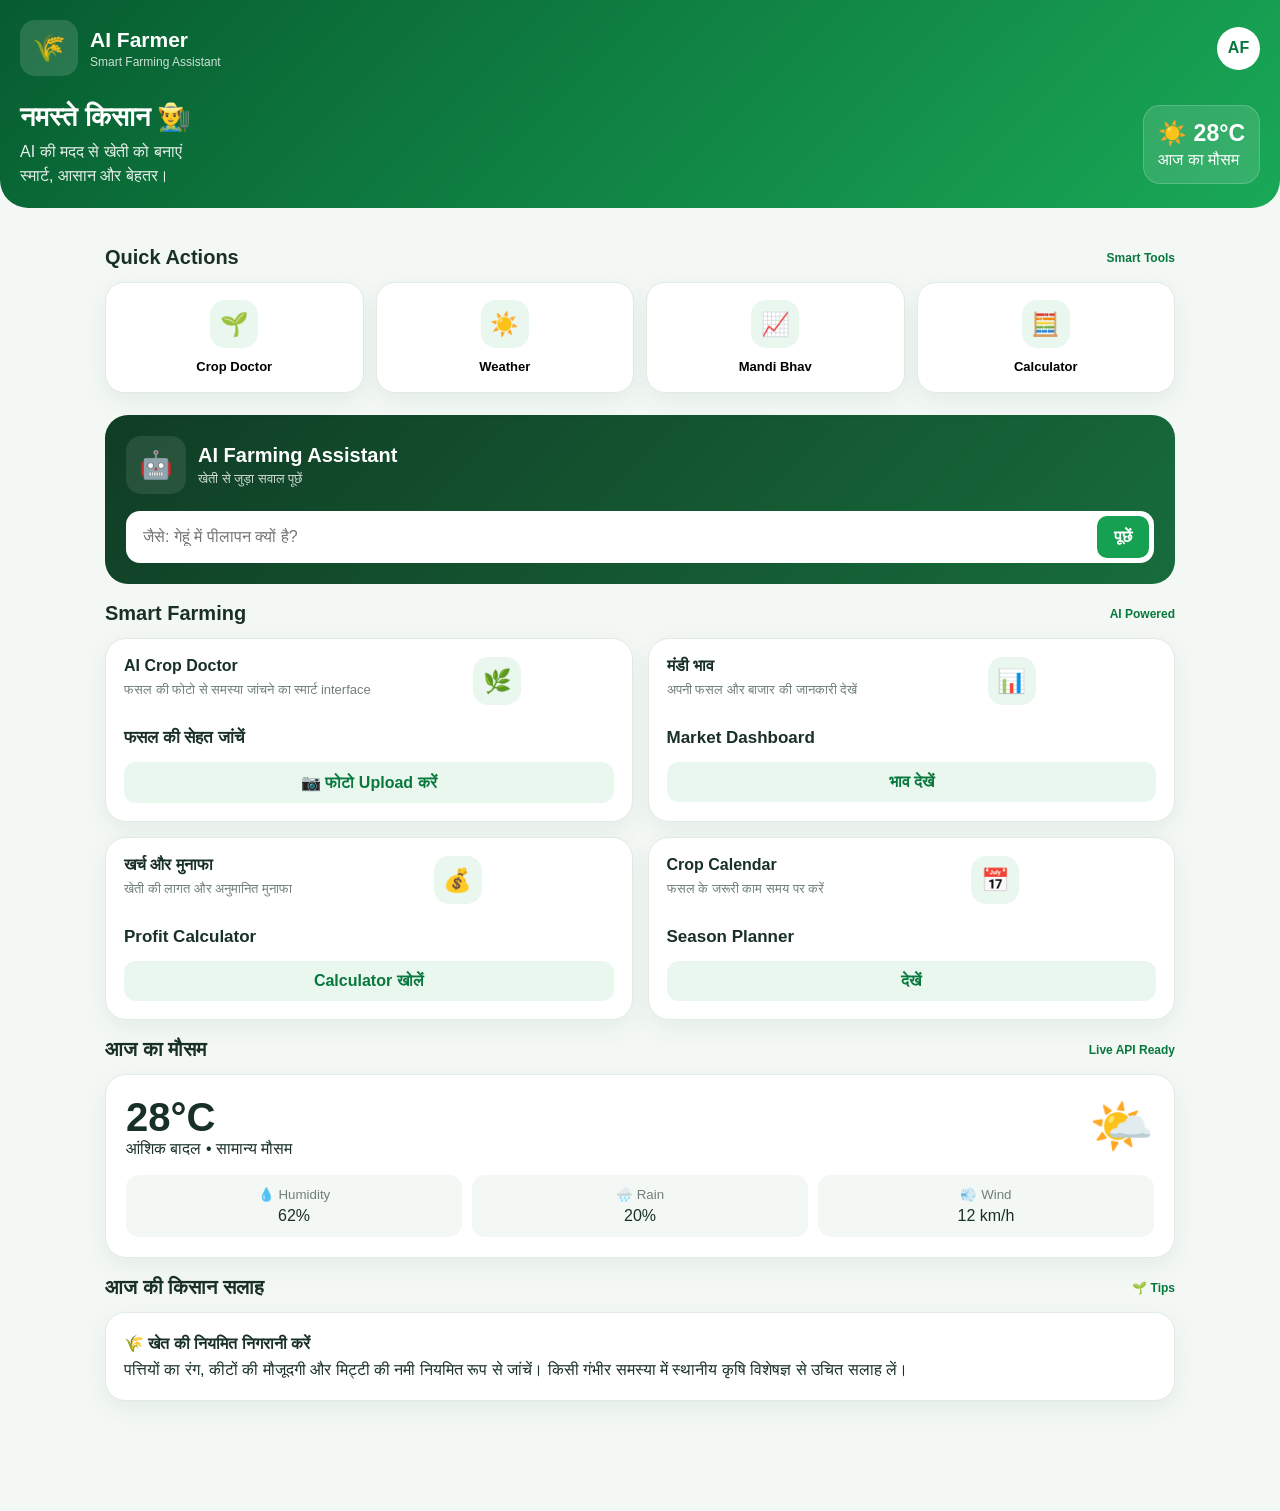
<file: index.html>
<!DOCTYPE html>
<html lang="hi">
<head>
<meta charset="UTF-8">
<meta name="viewport" content="width=device-width,initial-scale=1.0">
<meta name="theme-color" content="#08783d">
<meta name="description" content="AI Farmer - Smart Farming Assistant">
<meta http-equiv="Content-Security-Policy"
content="default-src 'self'; img-src 'self' data: blob: https:; style-src 'self' 'unsafe-inline'; script-src 'self' 'unsafe-inline'; connect-src 'self' https:;">
<title>AI Farmer | Smart Farming Assistant</title>

<style>
*{box-sizing:border-box;margin:0;padding:0;font-family:Arial,sans-serif}
:root{--g:#08783d;--g2:#16a052;--dark:#103322;--bg:#f3f8f4;--card:#fff;--text:#193026;--muted:#708078;--border:#e1ebe4}
body{background:var(--bg);color:var(--text);padding-bottom:90px}
button,input,select{font:inherit}
button{border:0;cursor:pointer}
.header{background:linear-gradient(135deg,#075c30,#19a957);color:white;padding:20px;border-radius:0 0 28px 28px}
.top{display:flex;justify-content:space-between;align-items:center}
.logo{display:flex;align-items:center;gap:12px}.logoIcon{font-size:27px;background:#ffffff22;padding:12px;border-radius:15px}
.logo h1{font-size:21px}.logo p{font-size:12px;opacity:.8;margin-top:3px}
.profile{width:43px;height:43px;border-radius:50%;background:#fff;color:var(--g);font-weight:bold}
.hero{display:flex;justify-content:space-between;align-items:center;gap:15px;margin-top:25px}
.hero h2{font-size:27px;margin-bottom:7px}.hero p{line-height:1.5;opacity:.9}
.tempMini{background:#ffffff20;border:1px solid #ffffff30;padding:14px;border-radius:17px}
.tempMini b{display:block;font-size:23px;margin-bottom:4px}
main{max-width:1100px;margin:auto;padding:20px 15px}
.title{display:flex;justify-content:space-between;align-items:center;margin:18px 0 13px}
.title h3{font-size:20px}.title span{font-size:12px;color:var(--g);font-weight:bold}
.quick{display:grid;grid-template-columns:repeat(4,1fr);gap:12px}
.quick button,.card{background:var(--card);border:1px solid var(--border);box-shadow:0 8px 25px #164b2810}
.quick button{padding:17px 8px;border-radius:19px;text-align:center;transition:.2s}
.quick button:hover{transform:translateY(-3px)}
.qicon,.cicon{width:48px;height:48px;background:#eaf7ef;border-radius:15px;display:grid;place-items:center;font-size:23px;margin:auto auto 9px}
.quick b{font-size:13px}
.ai{background:linear-gradient(135deg,#103d25,#176c3c);color:white;padding:21px;border-radius:23px;margin-top:22px}
.aiHead{display:flex;gap:12px;align-items:center}.aiIcon{font-size:27px;background:#ffffff18;padding:13px;border-radius:15px}
.ai h3{font-size:20px}.ai p{font-size:13px;opacity:.8;margin-top:4px}
.aiInput{display:flex;background:#fff;padding:5px;border-radius:14px;margin-top:17px}
.aiInput input{border:0;outline:0;padding:12px;flex:1;min-width:0}.aiInput button{background:var(--g2);color:#fff;border-radius:10px;padding:0 17px;font-weight:bold}
.aiAnswer{display:none;background:#ffffff14;margin-top:13px;padding:13px;border-radius:13px;line-height:1.5;font-size:13px}
.cards{display:grid;grid-template-columns:repeat(2,1fr);gap:15px}
.card{padding:18px;border-radius:21px}.cardTop{display:flex;justify-content:space-between;gap:10px}
.card h4{margin-top:14px;font-size:17px}.card p{color:var(--muted);font-size:13px;line-height:1.5;margin-top:5px}
.action{width:100%;margin-top:14px;padding:11px;border-radius:12px;background:#eaf7ef;color:var(--g);font-weight:bold}
.weather{padding:20px;background:white;border:1px solid var(--border);border-radius:21px;box-shadow:0 8px 25px #164b2810}
.weatherMain{display:flex;justify-content:space-between;align-items:center}.bigTemp{font-size:40px;font-weight:bold}
.weatherGrid{display:grid;grid-template-columns:repeat(3,1fr);gap:10px;margin-top:17px}
.weatherItem{background:#f4f8f5;padding:12px;border-radius:13px;text-align:center}.weatherItem small{display:block;color:var(--muted);margin-bottom:5px}
.advice{background:#fff;border:1px solid var(--border);padding:18px;border-radius:20px;line-height:1.6;box-shadow:0 8px 25px #164b2810}
.bottom{position:fixed;z-index:20;bottom:10px;left:50%;transform:translateX(-50%);width:min(600px,94%);background:#fffffff5;backdrop-filter:blur(14px);border:1px solid var(--border);border-radius:21px;padding:7px;display:grid;grid-template-columns:repeat(4,1fr);box-shadow:0 10px 35px #0002}
.nav{background:none;color:#718078;border-radius:14px;padding:7px;font-size:11px}.nav.active{background:#eaf7ef;color:var(--g);font-weight:bold}.nav i{display:block;font-style:normal;font-size:20px;margin-bottom:3px}
.modal{position:fixed;inset:0;background:#0009;display:none;align-items:flex-end;z-index:50}.modal.show{display:flex}
.box{background:#fff;width:min(650px,100%);max-height:90vh;overflow:auto;padding:22px;border-radius:26px 26px 0 0}
.modalHead{display:flex;justify-content:space-between;align-items:center;margin-bottom:18px}.close{width:38px;height:38px;border-radius:50%;background:#edf2ee}
label{font-size:13px;font-weight:bold;display:block;margin-bottom:6px}
input,select{width:100%;padding:13px;border:1px solid var(--border);border-radius:12px;outline:none}
.field{margin-bottom:14px}.primary{width:100%;background:var(--g);color:white;padding:13px;border-radius:13px;font-weight:bold}
.upload{border:2px dashed #acd1b9;background:#f7fbf8;border-radius:18px;text-align:center;padding:25px}
.preview{display:none;width:100%;max-height:280px;object-fit:cover;border-radius:15px;margin-top:15px}
.result{display:none;margin-top:15px;background:#edf8f0;padding:16px;border-radius:15px;line-height:1.6}
.status{display:inline-block;padding:5px 9px;border-radius:20px;background:#dff4e5;color:#08783d;font-size:12px;font-weight:bold}
.toast{position:fixed;top:18px;left:50%;transform:translate(-50%,-120px);background:#10251a;color:#fff;padding:12px 18px;border-radius:13px;z-index:100;transition:.3s;font-size:13px}.toast.show{transform:translate(-50%,0)}
@media(max-width:700px){.quick{grid-template-columns:repeat(2,1fr)}.cards{grid-template-columns:1fr}.hero{flex-direction:column;align-items:flex-start}.tempMini{width:100%}}
@media(min-width:701px){.bottom{display:none}}
</style>
</head>

<body>

<header class="header">
<div class="top">
<div class="logo">
<div class="logoIcon">🌾</div>
<div><h1>AI Farmer</h1><p>Smart Farming Assistant</p></div>
</div>
<button class="profile" onclick="openModal('profileModal')">AF</button>
</div>

<div class="hero">
<div>
<h2>नमस्ते किसान 👨‍🌾</h2>
<p>AI की मदद से खेती को बनाएं<br>स्मार्ट, आसान और बेहतर।</p>
</div>
<div class="tempMini"><b>☀️ 28°C</b>आज का मौसम</div>
</div>
</header>

<main>

<div class="title"><h3>Quick Actions</h3><span>Smart Tools</span></div>

<div class="quick">
<button onclick="openModal('cropModal')"><div class="qicon">🌱</div><b>Crop Doctor</b></button>
<button onclick="openModal('weatherModal')"><div class="qicon">☀️</div><b>Weather</b></button>
<button onclick="openModal('mandiModal')"><div class="qicon">📈</div><b>Mandi Bhav</b></button>
<button onclick="openModal('calcModal')"><div class="qicon">🧮</div><b>Calculator</b></button>
</div>

<section class="ai">
<div class="aiHead">
<div class="aiIcon">🤖</div>
<div><h3>AI Farming Assistant</h3><p>खेती से जुड़ा सवाल पूछें</p></div>
</div>
<div class="aiInput">
<input id="question" maxlength="300" placeholder="जैसे: गेहूं में पीलापन क्यों है?">
<button onclick="askAI()">पूछें</button>
</div>
<div class="aiAnswer" id="aiAnswer"></div>
</section>

<div class="title"><h3>Smart Farming</h3><span>AI Powered</span></div>

<div class="cards">

<div class="card">
<div class="cardTop"><div><b>AI Crop Doctor</b><p>फसल की फोटो से समस्या जांचने का स्मार्ट interface</p></div><div class="cicon">🌿</div></div>
<h4>फसल की सेहत जांचें</h4>
<button class="action" onclick="openModal('cropModal')">📷 फोटो Upload करें</button>
</div>

<div class="card">
<div class="cardTop"><div><b>मंडी भाव</b><p>अपनी फसल और बाजार की जानकारी देखें</p></div><div class="cicon">📊</div></div>
<h4>Market Dashboard</h4>
<button class="action" onclick="openModal('mandiModal')">भाव देखें</button>
</div>

<div class="card">
<div class="cardTop"><div><b>खर्च और मुनाफा</b><p>खेती की लागत और अनुमानित मुनाफा</p></div><div class="cicon">💰</div></div>
<h4>Profit Calculator</h4>
<button class="action" onclick="openModal('profitModal')">Calculator खोलें</button>
</div>

<div class="card">
<div class="cardTop"><div><b>Crop Calendar</b><p>फसल के जरूरी काम समय पर करें</p></div><div class="cicon">📅</div></div>
<h4>Season Planner</h4>
<button class="action" onclick="toast('Crop Calendar अगले चरण में जोड़ा जाएगा')">देखें</button>
</div>

</div>

<div class="title"><h3>आज का मौसम</h3><span>Live API Ready</span></div>

<div class="weather">
<div class="weatherMain">
<div><div class="bigTemp">28°C</div><p>आंशिक बादल • सामान्य मौसम</p></div>
<div style="font-size:52px">🌤️</div>
</div>
<div class="weatherGrid">
<div class="weatherItem"><small>💧 Humidity</small>62%</div>
<div class="weatherItem"><small>🌧️ Rain</small>20%</div>
<div class="weatherItem"><small>💨 Wind</small>12 km/h</div>
</div>
</div>

<div class="title"><h3>आज की किसान सलाह</h3><span>🌱 Tips</span></div>

<div class="advice">
<b>🌾 खेत की नियमित निगरानी करें</b><br>
पत्तियों का रंग, कीटों की मौजूदगी और मिट्टी की नमी नियमित रूप से जांचें।
किसी गंभीर समस्या में स्थानीय कृषि विशेषज्ञ से उचित सलाह लें।
</div>

</main>

<nav class="bottom">
<button class="nav active" onclick="topPage()"><i>🏠</i>Home</button>
<button class="nav" onclick="openModal('cropModal')"><i>🌱</i>Crop Doctor</button>
<button class="nav" onclick="openModal('mandiModal')"><i>📈</i>Mandi</button>
<button class="nav" onclick="openModal('profileModal')"><i>👤</i>Profile</button>
</nav>

<!-- CROP DOCTOR -->
<div class="modal" id="cropModal">
<div class="box">
<div class="modalHead"><h3>🌱 AI Crop Doctor</h3><button class="close" onclick="closeModal('cropModal')">✕</button></div>

<div class="field">
<label>अपनी फसल चुनें</label>
<select id="cropType">
<option value="">फसल चुनें</option>
<option>गेहूं</option>
<option>सोयाबीन</option>
<option>चना</option>
<option>मक्का</option>
<option>सरसों</option>
<option>टमाटर</option>
<option>मिर्च</option>
<option>कपास</option>
</select>
</div>

<div class="upload">
<div style="font-size:45px">📷</div>
<h4>फसल की फोटो Upload करें</h4>
<p style="color:#718078;font-size:13px;margin-top:5px">
JPG, PNG या WebP • अधिकतम 5MB
</p>
<input id="cropImage" type="file" accept="image/jpeg,image/png,image/webp" onchange="previewImage()">
<img id="preview" class="preview" alt="Crop preview">
</div>

<button class="primary" style="margin-top:14px" onclick="analyzeCrop()">🔍 Analyze Crop</button>

<div class="result" id="cropResult"></div>
</div>
</div>

<!-- WEATHER -->
<div class="modal" id="weatherModal">
<div class="box">
<div class="modalHead"><h3>☀️ Weather</h3><button class="close" onclick="closeModal('weatherModal')">✕</button></div>
<div class="field"><label>स्थान</label><input id="location" maxlength="80" placeholder="जैसे Bhopal"></div>
<button class="primary" onclick="weatherDemo()">मौसम देखें</button>
<div class="result" id="weatherResult"></div>
</div>
</div>

<!-- MANDI -->
<div class="modal" id="mandiModal">
<div class="box">
<div class="modalHead"><h3>📈 Mandi Bhav</h3><button class="close" onclick="closeModal('mandiModal')">✕</button></div>
<div class="field"><label>फसल</label>
<select id="mandiCrop">
<option>गेहूं</option><option>सोयाबीन</option><option>चना</option><option>मक्का</option><option>सरसों</option>
</select></div>
<div class="field"><label>मंडी</label><input id="mandiName" maxlength="80" placeholder="जैसे Bhopal"></div>
<button class="primary" onclick="mandiDemo()">भाव देखें</button>
<div class="result" id="mandiResult"></div>
</div>
</div>

<!-- CALCULATOR -->
<div class="modal" id="calcModal">
<div class="box">
<div class="modalHead"><h3>🧮 Farming Calculator</h3><button class="close" onclick="closeModal('calcModal')">✕</button></div>

<div class="field"><label>खेत का क्षेत्रफल (एकड़)</label><input id="area" type="number" min="0" step=".01"></div>
<div class="field"><label>बीज लागत / एकड़ ₹</label><input id="seed" type="number" min="0"></div>
<div class="field"><label>खाद/दवाई / एकड़ ₹</label><input id="fert" type="number" min="0"></div>

<button class="primary" onclick="calculateCost()">कुल लागत निकालें</button>
<div class="result" id="calcResult"></div>
</div>
</div>

<!-- PROFIT -->
<div class="modal" id="profitModal">
<div class="box">
<div class="modalHead"><h3>💰 Profit Calculator</h3><button class="close" onclick="closeModal('profitModal')">✕</button></div>
<div class="field"><label>उत्पादन (क्विंटल)</label><input id="production" type="number" min="0"></div>
<div class="field"><label>बिक्री भाव / क्विंटल ₹</label><input id="price" type="number" min="0"></div>
<div class="field"><label>कुल लागत ₹</label><input id="cost" type="number" min="0"></div>
<button class="primary" onclick="profit()">मुनाफा निकालें</button>
<div class="result" id="profitResult"></div>
</div>
</div>

<!-- PROFILE -->
<div class="modal" id="profileModal">
<div class="box">
<div class="modalHead"><h3>👤 Farmer Profile</h3><button class="close" onclick="closeModal('profileModal')">✕</button></div>
<div class="field"><label>किसान का नाम</label><input id="farmerName" maxlength="60" placeholder="अपना नाम"></div>
<button class="primary" onclick="saveProfile()">Profile Save करें</button>
</div>
</div>

<div class="toast" id="toast"></div>

<script>
"use strict";

/*
 SECURITY:
 यह frontend में कोई password/API secret नहीं रखता।
 Real AI/Weather/Mandi API को बाद में secure backend से जोड़ा जाएगा।
*/

const $ = id => document.getElementById(id);

function openModal(id){
  const x=$(id);
  if(x)x.classList.add("show");
}

function closeModal(id){
  const x=$(id);
  if(x)x.classList.remove("show");
}

document.querySelectorAll(".modal").forEach(m=>{
  m.addEventListener("click",e=>{
    if(e.target===m)m.classList.remove("show");
  });
});

function toast(msg){
  const t=$("toast");
  t.textContent=String(msg);
  t.classList.add("show");
  setTimeout(()=>t.classList.remove("show"),2400);
}

function topPage(){
  window.scrollTo({top:0,behavior:"smooth"});
}

/* AI ASSISTANT */

function askAI(){
  const q=$("question").value.trim();

  if(!q){
    toast("पहले अपना सवाल लिखें");
    return;
  }

  const answer=$("aiAnswer");
  answer.style.display="block";

  answer.textContent=
  "🤖 Demo AI: आपका सवाल receive हो गया है। Real AI Assistant को secure AI backend से जोड़ने के बाद यह आपके सवाल का वास्तविक उत्तर देगा।";

  toast("AI ने आपका सवाल receive किया");
}

/* CROP PHOTO */

function previewImage(){

  const file=$("cropImage").files[0];

  if(!file)return;

  const allowed=["image/jpeg","image/png","image/webp"];

  if(!allowed.includes(file.type)){
    $("cropImage").value="";
    toast("सिर्फ JPG, PNG या WebP फोटो चुनें");
    return;
  }

  if(file.size>5*1024*1024){
    $("cropImage").value="";
    toast("फोटो 5MB से छोटी होनी चाहिए");
    return;
  }

  const reader=new FileReader();

  reader.onload=function(e){
    $("preview").src=e.target.result;
    $("preview").style.display="block";
  };

  reader.readAsDataURL(file);
}

/* CROP ANALYSIS DEMO */

function analyzeCrop(){

  const crop=$("cropType").value;
  const file=$("cropImage").files[0];

  if(!crop){
    toast("पहले फसल चुनें");
    return;
  }

  if(!file){
    toast("पहले फसल की फोटो चुनें");
    return;
  }

  const result=$("cropResult");
  result.style.display="block";

  /*
   यह अभी DEMO analysis है।
   Real diagnosis के लिए verified AI crop-analysis backend
   अगले चरण में जोड़ा जाएगा।
  */

  result.innerHTML="";

  const status=document.createElement("span");
  status.className="status";
  status.textContent="Photo Ready";

  const title=document.createElement("h4");
  title.textContent="🤖 AI Analysis Interface";

  const text=document.createElement("p");
  text.style.marginTop="8px";
  text.textContent=
  crop+" की फोटो सफलतापूर्वक तैयार है। Real AI analysis जोड़ने के बाद यहाँ बीमारी/कीट की संभावित पहचान, कारण और उचित कृषि सलाह दिखाई जाएगी।";

  result.append(status,title,text);

  toast("Crop analysis शुरू करने के लिए photo तैयार है");
}

/* WEATHER */

function weatherDemo(){

  const location=$("location").value.trim();

  if(!location){
    toast("स्थान लिखें");
    return;
  }

  const r=$("weatherResult");
  r.style.display="block";
  r.textContent=
  "📍 "+location+
  " — अभी demo weather data है। Real-time weather API secure backend के जरिए जोड़ी जाएगी।";
}

/* MANDI */

function mandiDemo(){

  const crop=$("mandiCrop").value;
  const mandi=$("mandiName").value.trim();

  if(!mandi){
    toast("मंडी का नाम लिखें");
    return;
  }

  const r=$("mandiResult");
  r.style.display="block";
  r.textContent=
  "🌾 "+crop+" • "+mandi+
  " — Live mandi price API अगले चरण में जोड़ी जाएगी।";
}

/* CALCULATOR */

function num(id){
  const n=Number($(id).value);
  return Number.isFinite(n)&&n>=0?n:null;
}

function calculateCost(){

  const area=num("area");
  const seed=num("seed");
  const fert=num("fert");

  if(area===null||seed===null||fert===null){
    toast("सभी values सही भरें");
    return;
  }

  const total=area*(seed+fert);
  const r=$("calcResult");

  r.style.display="block";
  r.textContent=
  "💰 अनुमानित कुल लागत: ₹"+
  total.toLocaleString("en-IN");
}

/* PROFIT */

function profit(){

  const production=num("production");
  const price=num("price");
  const cost=num("cost");

  if(production===null||price===null||cost===null){
    toast("सभी values सही भरें");
    return;
  }

  const sale=production*price;
  const result=sale-cost;

  const r=$("profitResult");
  r.style.display="block";

  r.textContent=
  "📊 बिक्री: ₹"+sale.toLocaleString("en-IN")+
  " | अनुमानित मुनाफा: ₹"+result.toLocaleString("en-IN");
}

/* PROFILE */

function saveProfile(){

  const name=$("farmerName").value.trim();

  if(!name){
    toast("नाम लिखें");
    return;
  }

  try{
    localStorage.setItem("ai_farmer_name",name);
    toast("Profile save हो गई");
    closeModal("profileModal");
  }catch(e){
    toast("Profile save नहीं हो सकी");
  }
}

try{
  const saved=localStorage.getItem("ai_farmer_name");
  if(saved)$("farmerName").value=saved;
}catch(e){}
</script>

</body>
</html>
</file>
